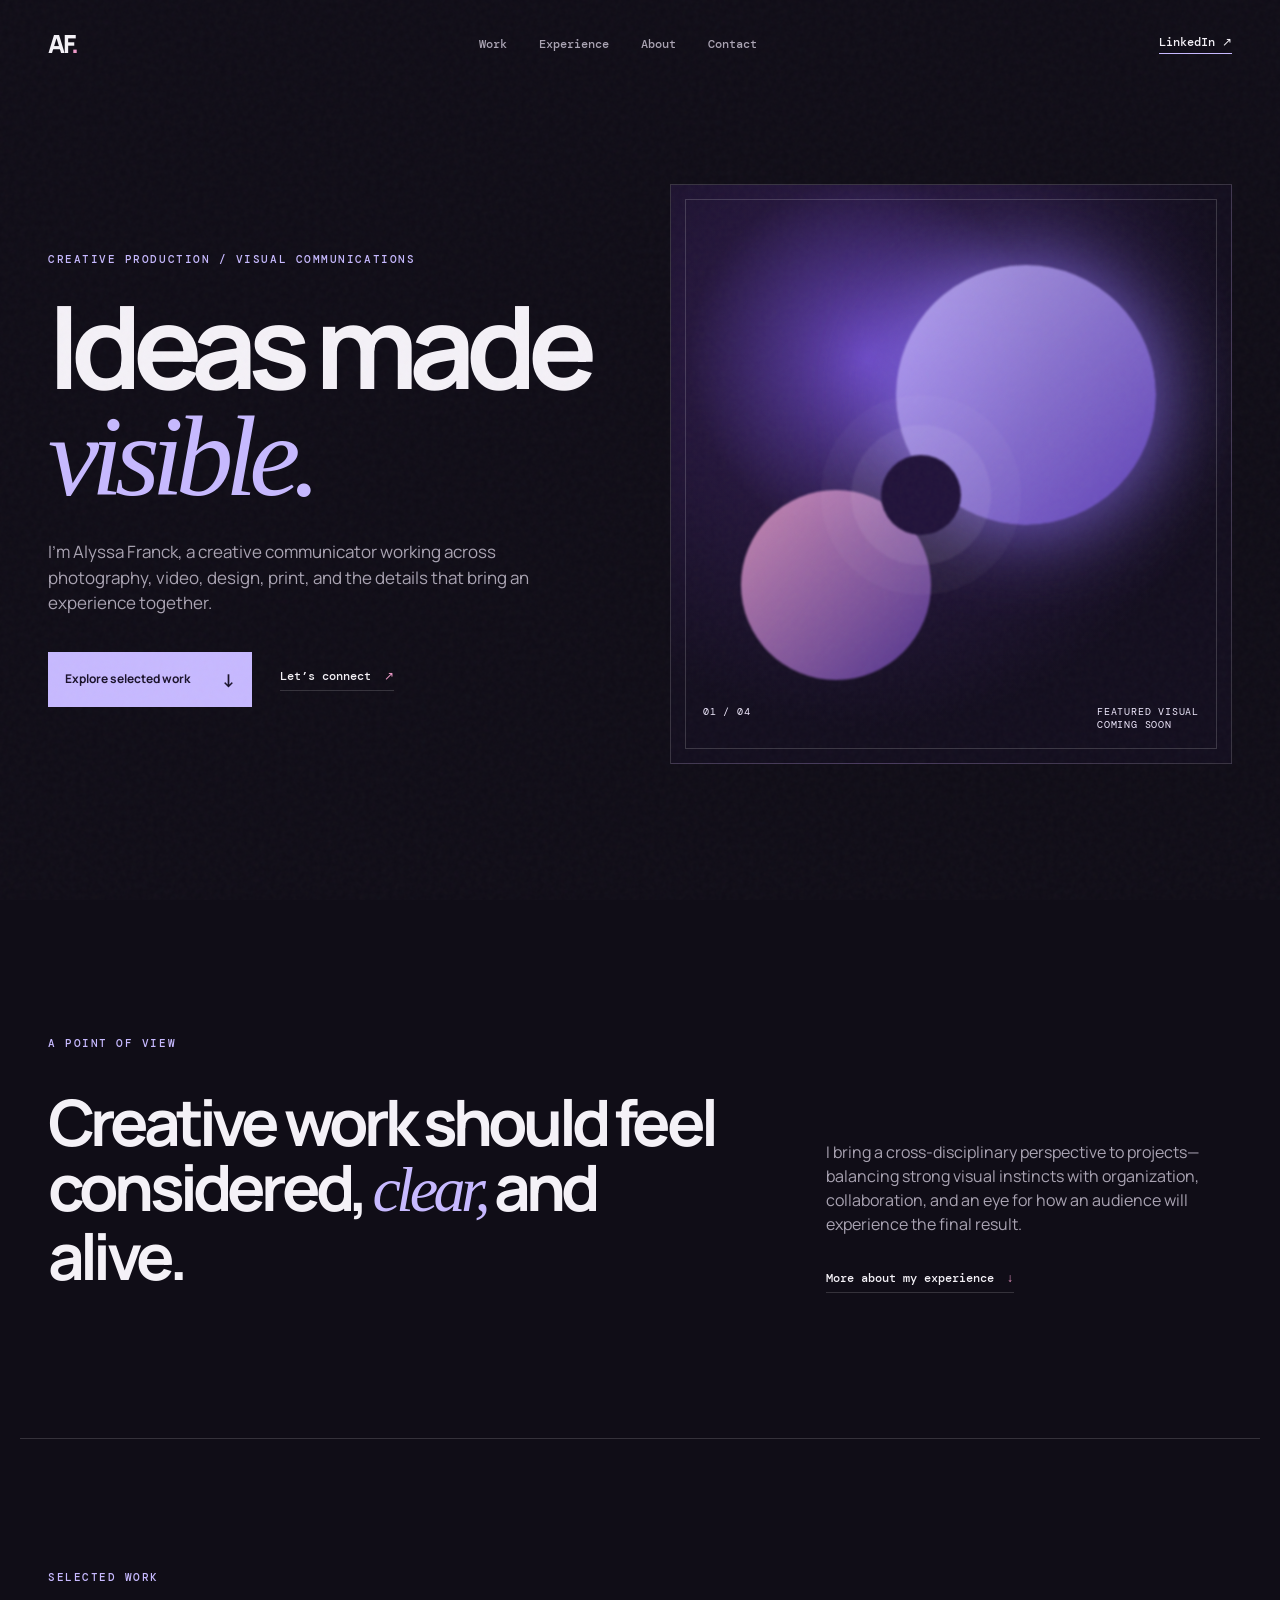
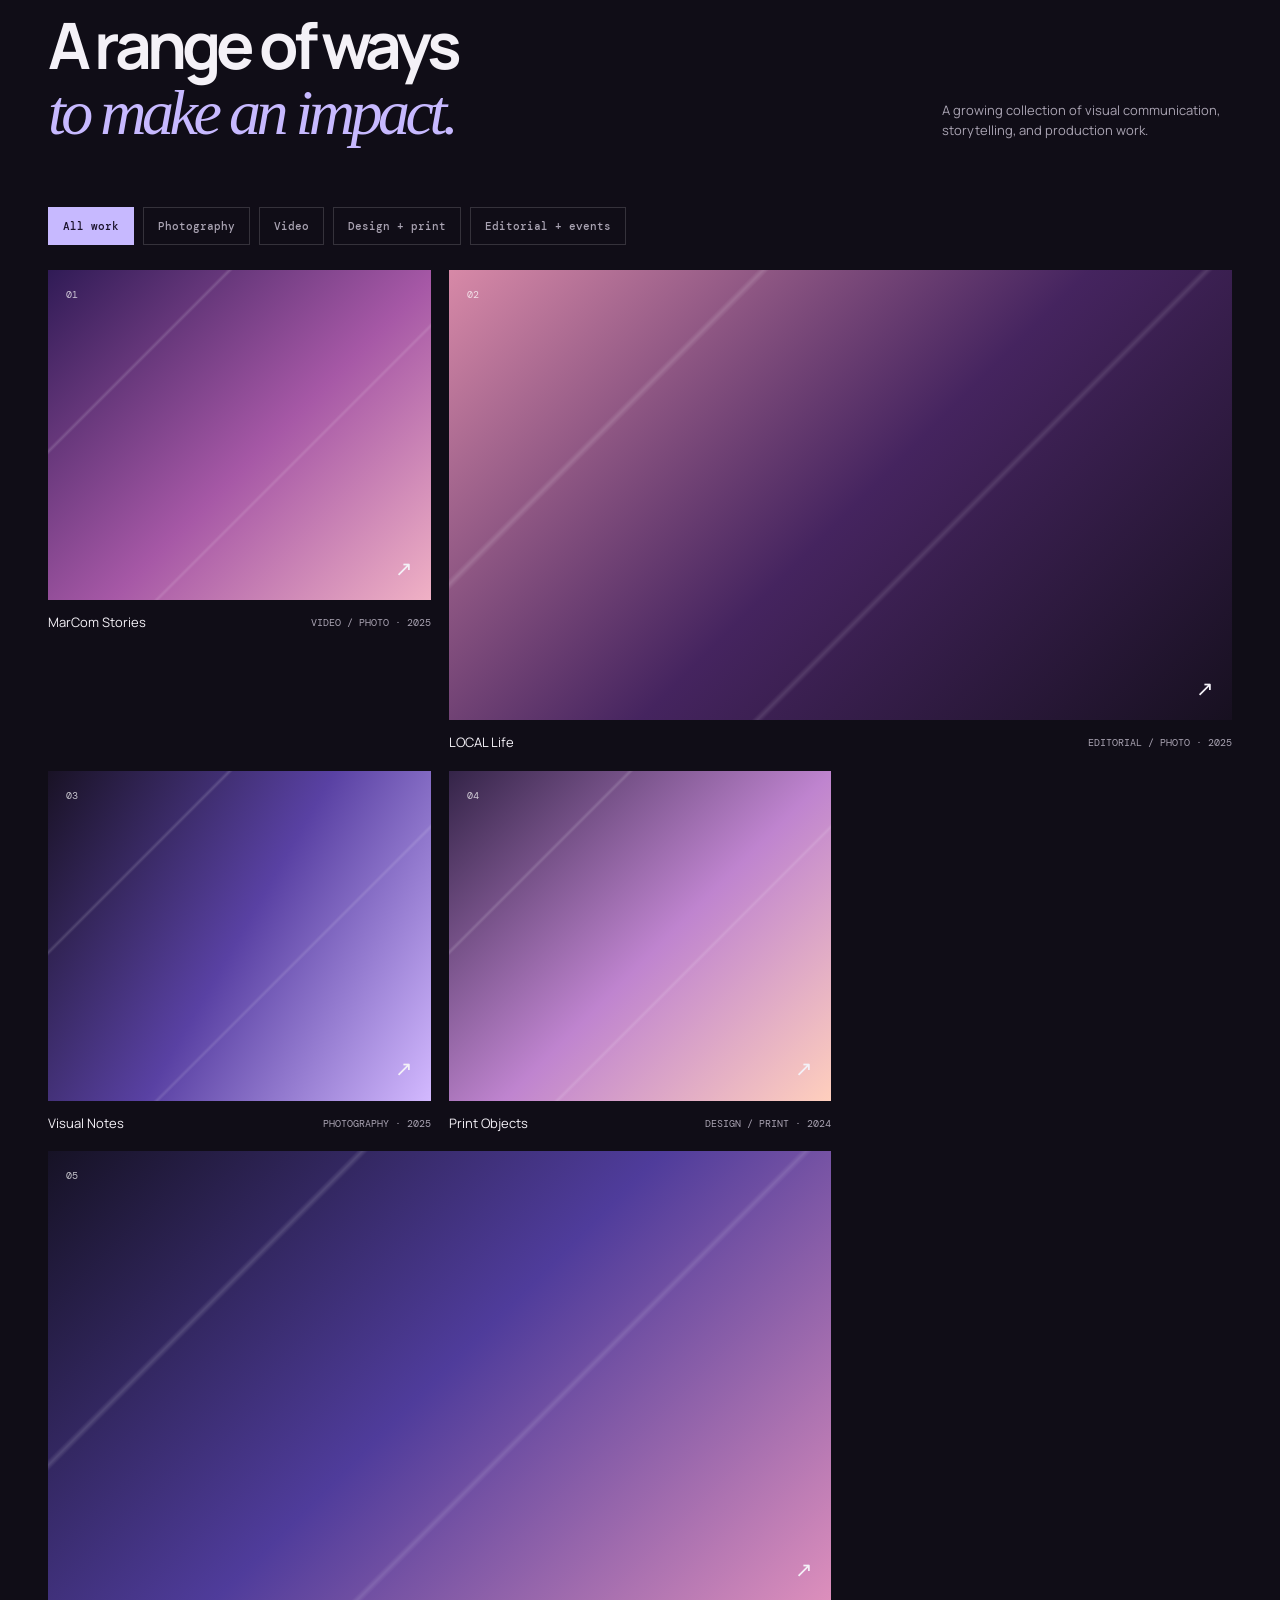
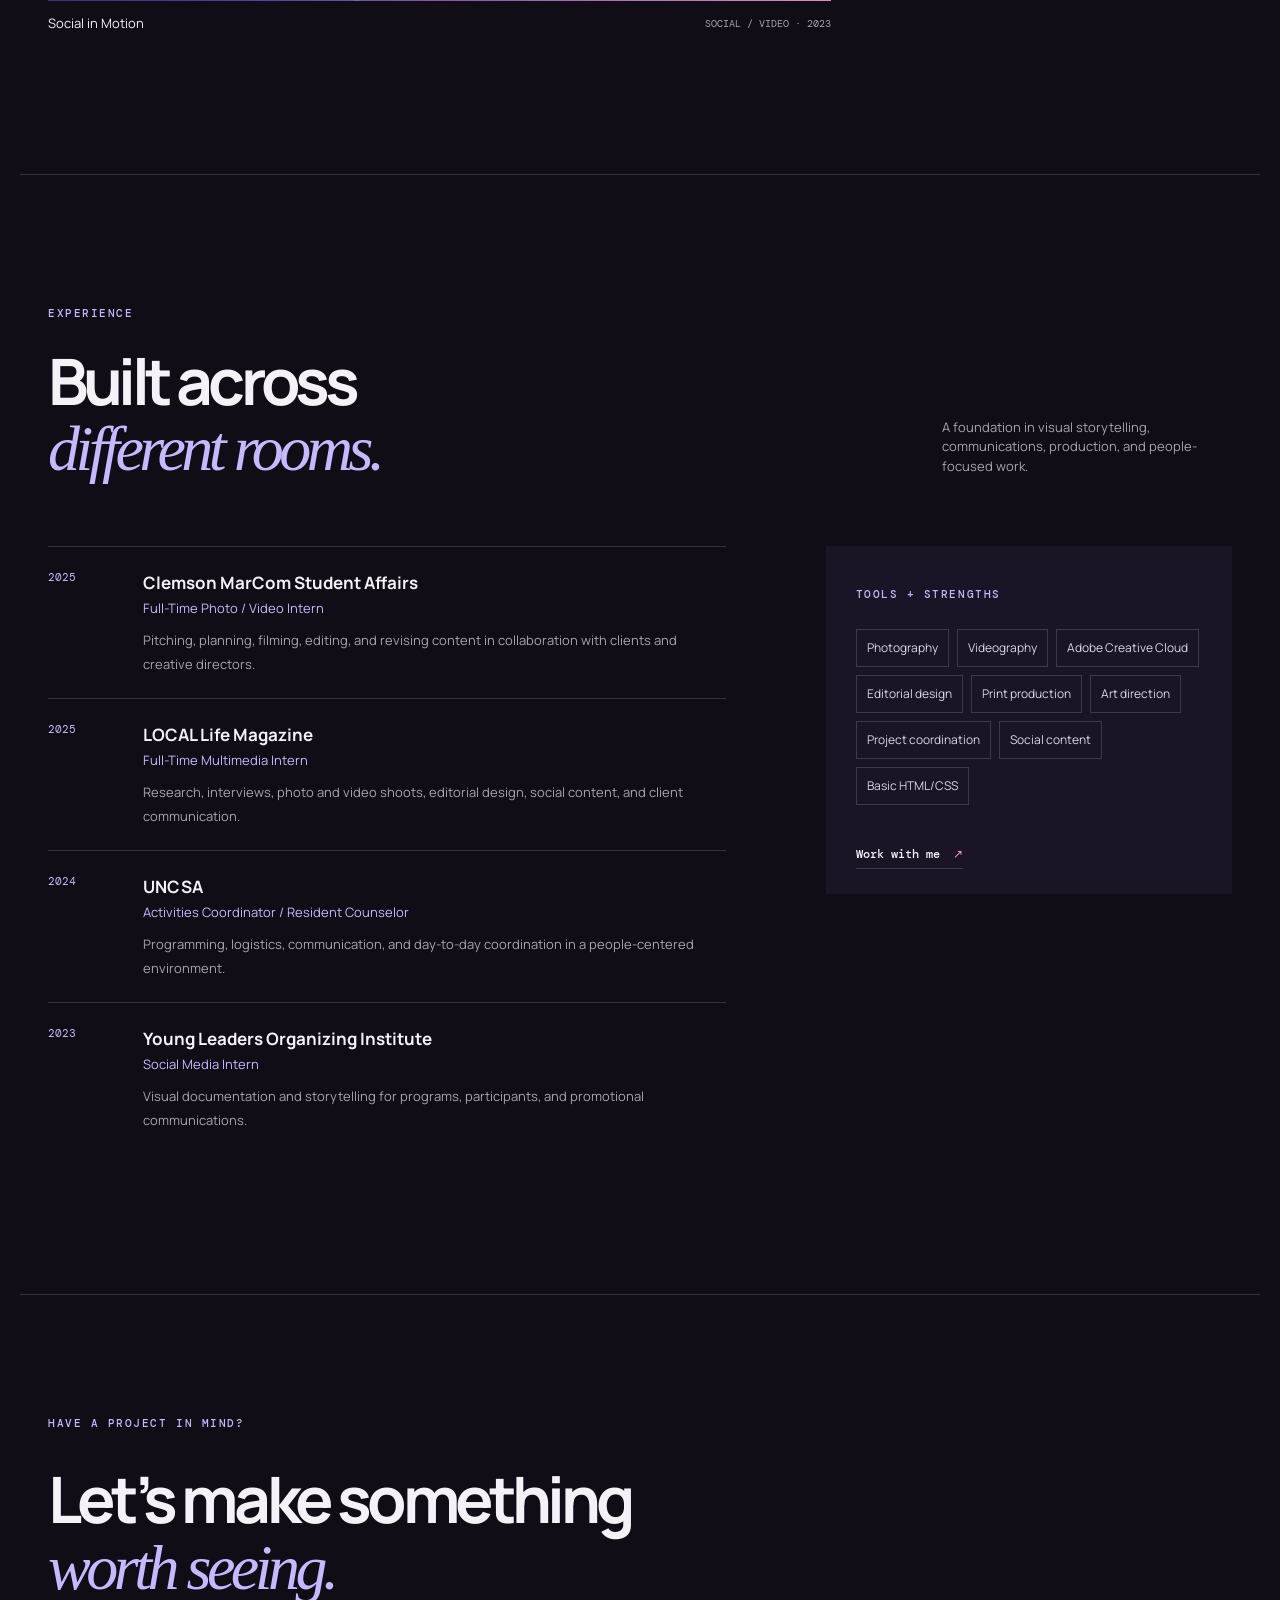
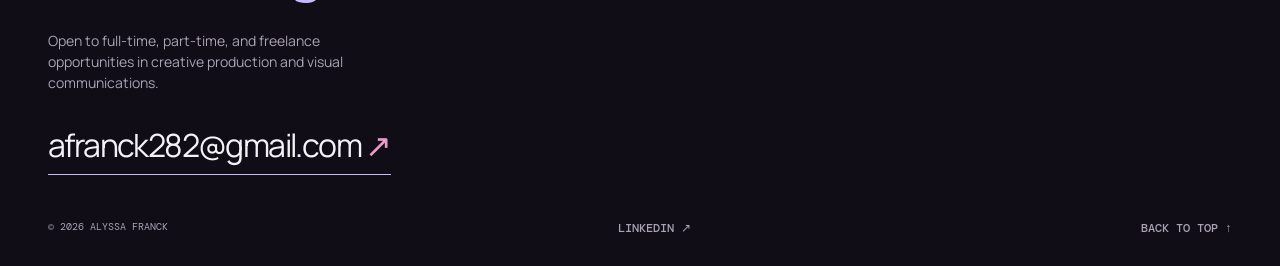
<file: index.html>
<!doctype html>
<html lang="en">
  <head>
    <meta charset="UTF-8" />
    <meta name="viewport" content="width=device-width, initial-scale=1.0" />
    <meta name="description" content="Alyssa Franck — creative production and visual communications portfolio." />
    <title>Alyssa Franck — Creative Production & Visual Communications</title>
    <link rel="preconnect" href="https://fonts.googleapis.com" />
    <link rel="preconnect" href="https://fonts.gstatic.com" crossorigin />
    <link href="https://fonts.googleapis.com/css2?family=DM+Mono:wght@400;500&family=Manrope:wght@400;500;600;700;800&display=swap" rel="stylesheet" />
    <link rel="stylesheet" href="styles.css" />
  </head>
  <body>
    <div class="grain" aria-hidden="true"></div>
    <header class="site-header">
      <a class="wordmark" href="#top" aria-label="Alyssa Franck home">AF<span>.</span></a>
      <nav class="main-nav" aria-label="Main navigation">
        <a href="#work">Work</a>
        <a href="#experience">Experience</a>
        <a href="#about">About</a>
        <a href="#contact">Contact</a>
      </nav>
      <a class="header-link" href="https://www.linkedin.com" target="_blank" rel="noreferrer">LinkedIn ↗</a>
    </header>

    <main id="top">
      <section class="hero section-shell">
        <div class="hero-copy">
          <p class="eyebrow">Creative production / Visual communications</p>
          <h1>Ideas made<br /><em>visible.</em></h1>
          <p class="hero-intro">I’m Alyssa Franck, a creative communicator working across photography, video, design, print, and the details that bring an experience together.</p>
          <div class="hero-actions">
            <a class="button button-primary" href="#work">Explore selected work <span>↓</span></a>
            <a class="text-link" href="#contact">Let’s connect <span>↗</span></a>
          </div>
        </div>
        <div class="hero-art" aria-label="Abstract placeholder for a featured portfolio image">
          <div class="orb orb-one"></div>
          <div class="orb orb-two"></div>
          <div class="orb orb-three"></div>
          <div class="hero-art-label"><span>01 / 04</span><span>Featured visual<br />coming soon</span></div>
        </div>
      </section>

      <section class="statement section-shell" id="about">
        <p class="section-kicker">A point of view</p>
        <div class="statement-grid">
          <h2>Creative work should feel considered, <em>clear,</em> and alive.</h2>
          <div class="statement-body">
            <p>I bring a cross-disciplinary perspective to projects—balancing strong visual instincts with organization, collaboration, and an eye for how an audience will experience the final result.</p>
            <a class="text-link" href="#experience">More about my experience <span>↓</span></a>
          </div>
        </div>
      </section>

      <section class="work section-shell" id="work">
        <div class="section-heading">
          <div><p class="section-kicker">Selected work</p><h2>A range of ways<br /><em>to make an impact.</em></h2></div>
          <p class="section-note">A growing collection of visual communication, storytelling, and production work.</p>
        </div>
        <div class="filter-row" role="tablist" aria-label="Filter projects">
          <button class="filter-button is-active" data-filter="all">All work</button>
          <button class="filter-button" data-filter="photo">Photography</button>
          <button class="filter-button" data-filter="video">Video</button>
          <button class="filter-button" data-filter="design">Design + print</button>
          <button class="filter-button" data-filter="editorial">Editorial + events</button>
        </div>
        <div class="project-grid" id="project-grid"></div>
      </section>

      <section class="experience section-shell" id="experience">
        <div class="section-heading compact"><div><p class="section-kicker">Experience</p><h2>Built across<br /><em>different rooms.</em></h2></div><p class="section-note">A foundation in visual storytelling, communications, production, and people-focused work.</p></div>
        <div class="experience-layout">
          <div class="experience-list">
            <article class="experience-item"><span class="experience-year">2025</span><div><h3>Clemson MarCom Student Affairs</h3><p>Full-Time Photo / Video Intern</p><span class="experience-detail">Pitching, planning, filming, editing, and revising content in collaboration with clients and creative directors.</span></div></article>
            <article class="experience-item"><span class="experience-year">2025</span><div><h3>LOCAL Life Magazine</h3><p>Full-Time Multimedia Intern</p><span class="experience-detail">Research, interviews, photo and video shoots, editorial design, social content, and client communication.</span></div></article>
            <article class="experience-item"><span class="experience-year">2024</span><div><h3>UNCSA</h3><p>Activities Coordinator / Resident Counselor</p><span class="experience-detail">Programming, logistics, communication, and day-to-day coordination in a people-centered environment.</span></div></article>
            <article class="experience-item"><span class="experience-year">2023</span><div><h3>Young Leaders Organizing Institute</h3><p>Social Media Intern</p><span class="experience-detail">Visual documentation and storytelling for programs, participants, and promotional communications.</span></div></article>
          </div>
          <aside class="skills-card"><p class="section-kicker">Tools + strengths</p><div class="skill-cloud"><span>Photography</span><span>Videography</span><span>Adobe Creative Cloud</span><span>Editorial design</span><span>Print production</span><span>Art direction</span><span>Project coordination</span><span>Social content</span><span>Basic HTML/CSS</span></div><a class="text-link" href="#contact">Work with me <span>↗</span></a></aside>
        </div>
      </section>

      <section class="contact section-shell" id="contact">
        <p class="section-kicker">Have a project in mind?</p>
        <h2>Let’s make something<br /><em>worth seeing.</em></h2>
        <p class="contact-copy">Open to full-time, part-time, and freelance opportunities in creative production and visual communications.</p>
        <a class="contact-email" href="mailto:afranck282@gmail.com">afranck282@gmail.com <span>↗</span></a>
        <div class="contact-footer"><span>© 2026 Alyssa Franck</span><a href="https://www.linkedin.com" target="_blank" rel="noreferrer">LinkedIn ↗</a><a href="#top">Back to top ↑</a></div>
      </section>
    </main>
    <script src="script.js"></script>
  </body>
</html>
</file>
<file: styles.css>
:root{--ink:#f4f1f7;--muted:#a9a3b2;--line:rgba(244,241,247,.16);--bg:#100d17;--panel:#1b1427;--purple:#6c4bd2;--lavender:#c7b9ff;--hot:#ee9ac8;--max:1240px}*{box-sizing:border-box}html{scroll-behavior:smooth}body{margin:0;background:var(--bg);color:var(--ink);font-family:Manrope,Arial,sans-serif;line-height:1.5}.grain{position:fixed;inset:0;z-index:10;pointer-events:none;opacity:.065;background-image:url("data:image/svg+xml,%3Csvg viewBox='0 0 180 180' xmlns='http://www.w3.org/2000/svg'%3E%3Cfilter id='n'%3E%3CfeTurbulence type='fractalNoise' baseFrequency='.9' numOctaves='3' stitchTiles='stitch'/%3E%3C/filter%3E%3Crect width='100%25' height='100%25' filter='url(%23n)' opacity='.5'/%3E%3C/svg%3E")}.site-header{height:88px;max-width:var(--max);padding:0 28px;margin:auto;display:flex;align-items:center;justify-content:space-between;position:relative;z-index:11}.wordmark{font-size:25px;font-weight:800;letter-spacing:-.08em;color:var(--ink);text-decoration:none}.wordmark span,.contact-email span{color:var(--hot)}.main-nav{display:flex;gap:32px}.main-nav a,.header-link,.contact-footer a{color:var(--muted);font:500 12px 'DM Mono',monospace;text-decoration:none;transition:color .2s}.main-nav a:hover,.header-link:hover,.contact-footer a:hover{color:var(--ink)}.header-link{border-bottom:1px solid var(--lavender);color:var(--ink);padding-bottom:3px}.section-shell{max-width:var(--max);margin:auto;padding-left:28px;padding-right:28px}.hero{min-height:calc(100vh - 88px);display:grid;grid-template-columns:1fr 1fr;gap:60px;align-items:center;padding-top:52px;padding-bottom:92px}.eyebrow,.section-kicker{font:500 11px 'DM Mono',monospace;text-transform:uppercase;letter-spacing:.14em;color:var(--lavender)}.hero h1{font-size:clamp(60px,9vw,124px);line-height:.92;letter-spacing:-.08em;margin:26px 0 30px;font-weight:700}.hero h1 em,.statement h2 em,.section-heading h2 em,.contact h2 em{font-family:Georgia,serif;font-weight:400;color:var(--lavender);letter-spacing:-.07em}.hero-intro{font-size:17px;max-width:490px;color:var(--muted);margin:0 0 36px}.hero-actions{display:flex;align-items:center;gap:28px}.button{display:inline-flex;gap:32px;align-items:center;padding:14px 17px;text-decoration:none;font-size:12px;font-weight:700}.button-primary{background:var(--lavender);color:#1a122b}.button-primary span{font-size:18px}.text-link{color:var(--ink);font:500 12px 'DM Mono',monospace;text-decoration:none;border-bottom:1px solid var(--line);padding-bottom:6px}.text-link span{color:var(--hot);margin-left:6px}.hero-art{height:580px;position:relative;overflow:hidden;background:radial-gradient(circle at 35% 30%,#6644bb 0,#24163b 33%,#130e1e 68%);border:1px solid var(--line)}.hero-art:after{content:"";position:absolute;inset:14px;border:1px solid rgba(255,255,255,.17)}.orb{position:absolute;border-radius:50%;filter:blur(1px)}.orb-one{width:260px;height:260px;background:linear-gradient(135deg,#c6b7ff,#6d4bd0);top:80px;right:75px;opacity:.85;box-shadow:0 0 90px #9378ff}.orb-two{width:190px;height:190px;background:linear-gradient(135deg,#f1a6cf,#5e3ca7);bottom:83px;left:70px;opacity:.8}.orb-three{width:80px;height:80px;background:#21133a;top:270px;left:210px;box-shadow:0 0 0 30px rgba(255,255,255,.07),0 0 0 60px rgba(255,255,255,.035)}.hero-art-label{position:absolute;bottom:32px;left:32px;right:32px;display:flex;justify-content:space-between;z-index:1;font:10px 'DM Mono',monospace;text-transform:uppercase;letter-spacing:.08em;color:#f1eaff}.statement{padding-top:125px;padding-bottom:150px;border-bottom:1px solid var(--line)}.statement-grid{display:grid;grid-template-columns:1.25fr .75fr;gap:100px;align-items:end}.statement h2,.section-heading h2,.contact h2{font-size:clamp(39px,5vw,70px);line-height:1.02;letter-spacing:-.075em;margin:28px 0 0}.statement-body{color:var(--muted);font-size:16px}.statement-body p{margin:0 0 28px;max-width:400px}.work{padding-top:120px;padding-bottom:140px}.section-heading{display:flex;justify-content:space-between;align-items:end;gap:40px}.section-heading h2{margin-bottom:0}.section-note{max-width:290px;color:var(--muted);font-size:13px;margin-bottom:5px}.filter-row{display:flex;gap:9px;flex-wrap:wrap;margin:62px 0 25px}.filter-button{background:transparent;color:var(--muted);border:1px solid var(--line);font:500 11px 'DM Mono',monospace;padding:11px 14px;cursor:pointer}.filter-button.is-active,.filter-button:hover{background:var(--lavender);color:#1a122b;border-color:var(--lavender)}.project-grid{display:grid;grid-template-columns:repeat(12,1fr);gap:18px}.project-card{grid-column:span 4;text-decoration:none;color:var(--ink)}.project-card:nth-child(2),.project-card:nth-child(5){grid-column:span 8}.project-card.is-hidden{display:none}.project-image{height:330px;background:var(--project-bg);position:relative;overflow:hidden;transition:transform .4s ease}.project-card:nth-child(2) .project-image,.project-card:nth-child(5) .project-image{height:450px}.project-card:hover .project-image{transform:translateY(-5px)}.project-image:before,.detail-visual:before{content:"";position:absolute;inset:0;background:linear-gradient(135deg,transparent 25%,rgba(255,255,255,.15) 25.5%,transparent 26%,transparent 61%,rgba(255,255,255,.12) 61.5%,transparent 62%);mix-blend-mode:screen}.project-index{position:absolute;top:18px;left:18px;font:10px 'DM Mono',monospace;color:rgba(255,255,255,.75)}.project-arrow{position:absolute;right:18px;bottom:16px;font-size:21px}.project-meta{display:flex;justify-content:space-between;gap:16px;padding:13px 0 0;font-size:13px}.project-meta span:last-child{font:10px 'DM Mono',monospace;text-transform:uppercase;color:var(--muted);padding-top:3px}.experience{border-top:1px solid var(--line);padding-top:120px;padding-bottom:140px}.experience-layout{display:grid;grid-template-columns:1.25fr .75fr;gap:100px;margin-top:65px}.experience-item{display:grid;grid-template-columns:70px 1fr;gap:25px;padding:23px 0;border-top:1px solid var(--line)}.experience-year{font:11px 'DM Mono',monospace;color:var(--lavender)}.experience-item h3{font-size:17px;margin:0 0 3px}.experience-item p{color:var(--lavender);font-size:13px;margin:0 0 9px}.experience-detail{font-size:13px;color:var(--muted)}.skills-card{background:var(--panel);padding:30px;align-self:start}.skill-cloud{display:flex;flex-wrap:wrap;gap:8px;margin:28px 0 35px}.skill-cloud span{border:1px solid var(--line);padding:9px 10px;font-size:12px;color:#ddd4e6}.contact{min-height:570px;padding-top:110px;padding-bottom:30px;border-top:1px solid var(--line);display:flex;flex-direction:column}.contact h2{margin-top:25px}.contact-copy{max-width:350px;color:var(--muted);font-size:14px;margin:30px 0 28px}.contact-email{font-size:clamp(20px,3vw,32px);color:var(--ink);text-decoration:none;letter-spacing:-.05em;width:max-content;border-bottom:1px solid var(--lavender);padding-bottom:5px}.contact-footer{margin-top:auto;padding-top:45px;display:flex;justify-content:space-between;font:10px 'DM Mono',monospace;color:var(--muted);text-transform:uppercase}.project-detail{padding-top:55px;padding-bottom:110px}.back-link{font:11px 'DM Mono',monospace;color:var(--lavender);text-decoration:none}.detail-header{display:grid;grid-template-columns:1fr 1fr;gap:70px;margin:70px 0 55px;align-items:end}.detail-header h1{font-size:clamp(50px,8vw,100px);line-height:.9;letter-spacing:-.08em;margin:22px 0 0}.detail-header h1 em{font-family:Georgia,serif;color:var(--lavender);font-weight:400}.detail-intro{color:var(--muted);font-size:16px;max-width:410px}.detail-visual{height:550px;background:var(--project-bg);position:relative;overflow:hidden}.detail-meta{display:grid;grid-template-columns:repeat(3,1fr);gap:30px;padding:28px 0;border-bottom:1px solid var(--line)}.detail-meta strong{display:block;font:10px 'DM Mono',monospace;color:var(--lavender);text-transform:uppercase;margin-bottom:8px}.detail-meta span{font-size:14px}.detail-caption{max-width:650px;padding-top:45px;color:var(--muted);font-size:16px}.detail-caption p{margin-top:0}.detail-caption a{color:var(--lavender)}
@media(max-width:800px){.site-header{height:76px;padding:0 20px}.main-nav{gap:14px}.main-nav a:nth-child(2){display:none}.header-link{display:none}.section-shell{padding-left:20px;padding-right:20px}.hero{display:block;padding-top:60px}.hero h1{font-size:clamp(62px,17vw,100px)}.hero-art{height:390px;margin-top:65px}.statement,.work,.experience{padding-top:90px;padding-bottom:100px}.statement-grid,.experience-layout,.detail-header{display:block}.statement-body{margin-top:35px}.section-heading{display:block}.section-note{margin-top:25px}.project-card,.project-card:nth-child(2),.project-card:nth-child(5){grid-column:span 12}.project-image,.project-card:nth-child(2) .project-image,.project-card:nth-child(5) .project-image{height:300px}.experience-layout{margin-top:45px}.skills-card{margin-top:45px}.contact{min-height:560px;padding-top:90px}.contact-footer{flex-wrap:wrap;gap:15px}.detail-header{margin-top:60px}.detail-header h1{margin-bottom:32px}.detail-visual{height:360px}.detail-meta{grid-template-columns:1fr 1fr}.hero-actions{flex-wrap:wrap}}
@media(max-width:440px){.main-nav{gap:10px}.main-nav a{font-size:10px}.hero-intro{font-size:15px}.hero-art{height:330px}.orb-one{width:180px;height:180px;right:25px}.orb-two{width:140px;height:140px;left:35px}.orb-three{left:115px}.project-meta{display:block}.project-meta span:last-child{display:block;margin-top:5px}.detail-meta{grid-template-columns:1fr}}
</file>
